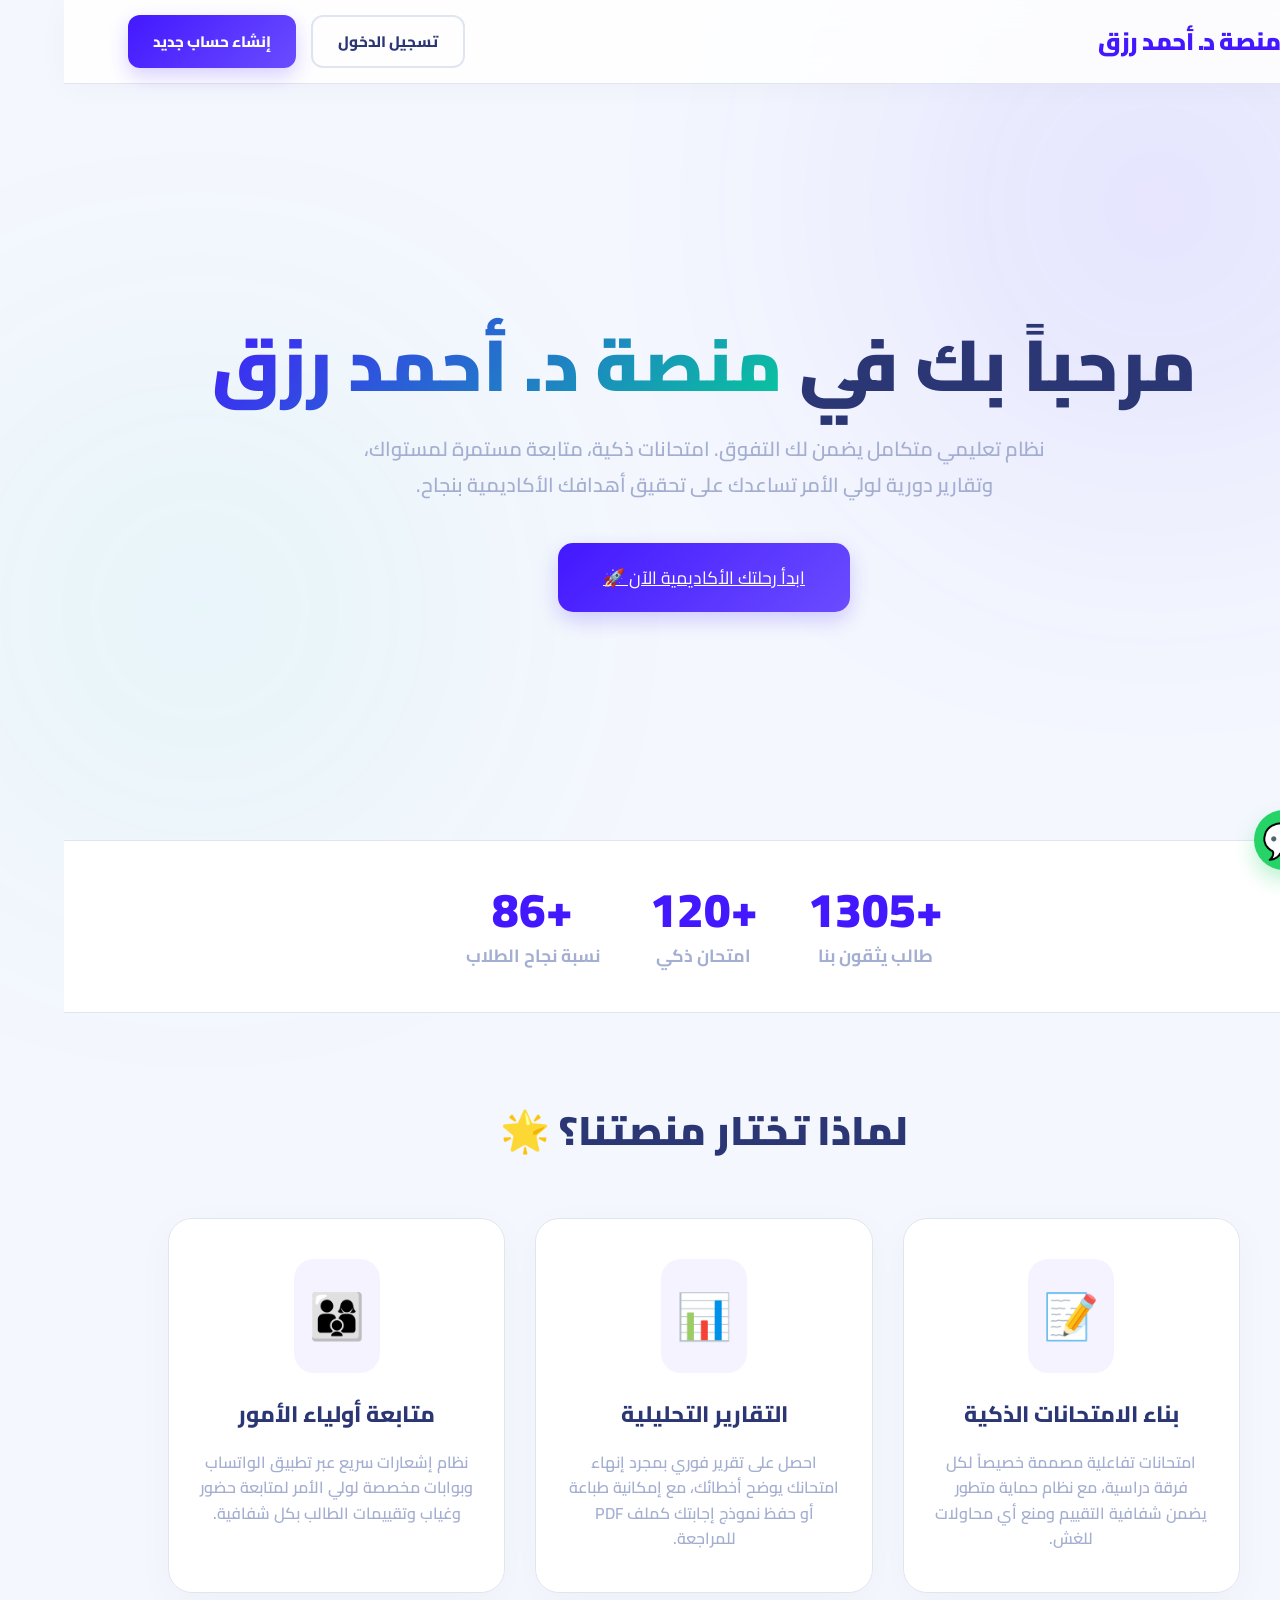
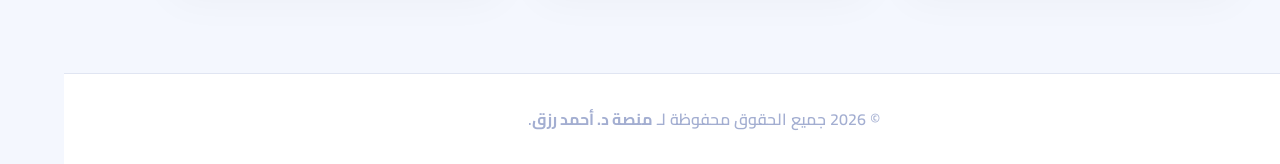
<file: index.html>
<!DOCTYPE html>
<html lang="ar" dir="rtl">
<head>
    <meta charset="UTF-8">
    <meta name="viewport" content="width=device-width, initial-scale=1.0, maximum-scale=1.0, user-scalable=no">
    <title id="pageTitle">الرئيسية - المنصة التعليمية</title>
    
    <!-- إعدادات تطبيق الويب (PWA) للمجلد الرئيسي (بدون ../) -->
    <link rel="manifest" href="manifest.json">
    
    <!-- لدعم أندرويد -->
    <meta name="mobile-web-app-capable" content="yes">
    <meta name="theme-color" content="#4318FF">

    <!-- لدعم آيفون (iOS) -->
    <meta name="apple-mobile-web-app-capable" content="yes">
    <meta name="apple-mobile-web-app-status-bar-style" content="black-translucent">
    <meta name="apple-mobile-web-app-title" content="المنصة التعليمية">
    <link rel="apple-touch-icon" href="images/logo.png">

    <!-- خطوط جوجل (Cairo) -->
    <link href="https://fonts.googleapis.com/css2?family=Cairo:wght@400;600;800;900&display=swap" rel="stylesheet">>
    
    <!-- سكريبت تطبيق الإعدادات المحفوظة فوراً (لمنع وميض الألوان) -->
    <script>
        const savedMode = localStorage.getItem('themeMode');
        const savedColor = localStorage.getItem('primaryColor') || "#4318FF";
        const savedName = localStorage.getItem('platformName') || "منصة د. أحمد رزق";
        
        if (savedMode === 'dark') document.documentElement.classList.add('dark-mode');
        document.documentElement.style.setProperty('--primary', savedColor);
    </script>

    <style>
        /* =========================================
           المتغيرات اللونية الموحدة للمنصة
           ========================================= */
        :root {
            --primary: #4318FF;
            --primary-hover: #3210cc;
            --success: #05CD99;
            --bg-light: #f4f7fe;
            --text-dark: #2b3674;
            --text-muted: #a3aed1;
            --card-bg: #ffffff;
            --nav-bg: rgba(255, 255, 255, 0.85);
            --border-color: #e0e5f2;
        }

        html.dark-mode {
            --bg-light: #0b1437;
            --text-dark: #ffffff;
            --text-muted: #8f9bba;
            --card-bg: #111c44;
            --nav-bg: rgba(11, 20, 55, 0.85);
            --border-color: #1a2552;
        }

        * { margin: 0; padding: 0; box-sizing: border-box; font-family: 'Cairo', sans-serif; }
        
        body { 
            background-color: var(--bg-light); 
            color: var(--text-dark); 
            transition: background-color 0.4s ease, color 0.4s ease; 
            overflow-x: hidden;
        }

        /* تأثيرات الخلفية العائمة */
        .bg-glow {
            position: absolute; width: 50vw; height: 50vw; max-width: 500px; max-height: 500px;
            background: var(--primary); filter: blur(150px); opacity: 0.12; border-radius: 50%;
            z-index: -1; top: -5%; right: -5%; animation: float 8s infinite ease-in-out alternate; pointer-events: none;
        }
        .bg-glow-2 {
            position: absolute; width: 40vw; height: 40vw; max-width: 400px; max-height: 400px;
            background: var(--success); filter: blur(150px); opacity: 0.1; border-radius: 50%;
            z-index: -1; bottom: 10%; left: -5%; animation: float 10s infinite ease-in-out alternate-reverse; pointer-events: none;
        }

        @keyframes float {
            0% { transform: translateY(0px) scale(1); }
            100% { transform: translateY(40px) scale(1.1); }
        }

        /* شريط التنقل (Navbar) */
        nav {
            display: flex; justify-content: space-between; align-items: center;
            padding: 15px 5%; background: var(--nav-bg); 
            backdrop-filter: blur(15px); -webkit-backdrop-filter: blur(15px);
            position: fixed; width: 100%; top: 0; z-index: 1000; 
            box-shadow: 0 4px 30px rgba(0, 0, 0, 0.03); border-bottom: 1px solid var(--border-color);
        }
        
        .logo { font-size: 1.5rem; font-weight: 900; color: var(--primary); letter-spacing: -0.5px; }
        
        .nav-buttons { display: flex; gap: 15px; }
        .nav-buttons a {
            text-decoration: none; padding: 10px 25px; border-radius: 12px; 
            font-weight: 800; transition: all 0.3s cubic-bezier(0.4, 0, 0.2, 1);
            font-size: 0.95rem; display: inline-flex; align-items: center; justify-content: center;
        }
        
        .btn-login { color: var(--text-dark); background: transparent; border: 2px solid var(--border-color); }
        .btn-login:hover { border-color: var(--primary); color: var(--primary); transform: translateY(-2px); }
        
        .btn-register { background: linear-gradient(135deg, var(--primary) 0%, #6b4cff 100%); color: white; box-shadow: 0 8px 20px rgba(67, 24, 255, 0.2); border: none; }
        .btn-register:hover { transform: translateY(-3px); box-shadow: 0 12px 25px rgba(67, 24, 255, 0.3); color: white;}

        /* قسم الهيرو (Hero Section) */
        .hero {
            min-height: 90vh; display: flex; flex-direction: column; justify-content: center; align-items: center;
            text-align: center; padding: 120px 20px 60px; position: relative;
        }
        .hero h1 { 
            font-size: clamp(2.5rem, 6vw, 4.5rem); margin-bottom: 20px; font-weight: 900; line-height: 1.3;
            animation: fadeUp 0.8s ease-out forwards;
        }
        .hero h1 span { 
            color: var(--primary); background: linear-gradient(135deg, var(--primary), var(--success));
            -webkit-background-clip: text; -webkit-text-fill-color: transparent;
        }
        .hero p { 
            font-size: clamp(1rem, 2vw, 1.25rem); max-width: 700px; margin-bottom: 40px; 
            color: var(--text-muted); font-weight: 600; line-height: 1.8;
            animation: fadeUp 1s ease-out forwards; opacity: 0;
        }
        .hero .btn-register {
            padding: 18px 45px; font-size: 1.1rem; border-radius: 15px;
            animation: fadeUp 1.2s ease-out forwards; opacity: 0;
        }

        /* شريط الإحصائيات الحية (Live Stats) */
        .stats-banner {
            display: flex; justify-content: center; gap: 50px; flex-wrap: wrap;
            padding: 40px 20px; background: var(--card-bg); border-top: 1px solid var(--border-color);
            border-bottom: 1px solid var(--border-color); margin-bottom: 80px; position: relative; z-index: 10;
        }
        .stat-item { text-align: center; }
        .stat-number { font-size: 3rem; font-weight: 900; color: var(--primary); display: block; line-height: 1.2;}
        .stat-label { font-size: 1.1rem; color: var(--text-muted); font-weight: 700; }

        /* المميزات (Features) */
        .section-title { text-align: center; font-size: 2.5rem; font-weight: 900; margin-bottom: 50px; color: var(--text-dark); }
        .features { 
            display: grid; grid-template-columns: repeat(auto-fit, minmax(300px, 1fr)); 
            gap: 30px; padding: 0 5% 80px; max-width: 1200px; margin: 0 auto;
        }
        .feature-card {
            background: var(--card-bg); padding: 40px 30px; border-radius: 24px; text-align: center;
            box-shadow: 0 10px 40px rgba(0,0,0,0.03); border: 1px solid var(--border-color);
            transition: all 0.4s cubic-bezier(0.4, 0, 0.2, 1); position: relative; overflow: hidden;
        }
        .feature-card::before {
            content: ''; position: absolute; top: 0; left: 0; width: 100%; height: 4px;
            background: linear-gradient(90deg, var(--primary), var(--success)); opacity: 0; transition: 0.4s;
        }
        .feature-card:hover { transform: translateY(-10px); box-shadow: 0 20px 40px rgba(67, 24, 255, 0.08); border-color: var(--primary); }
        .feature-card:hover::before { opacity: 1; }
        
        .feature-icon { 
            font-size: 2.8rem; margin-bottom: 20px; display: inline-block; padding: 15px; 
            background: rgba(67, 24, 255, 0.05); border-radius: 20px;
        }
        .feature-card h3 { font-size: 1.4rem; font-weight: 800; margin-bottom: 15px; color: var(--text-dark); }
        .feature-card p { color: var(--text-muted); font-size: 1rem; line-height: 1.6; font-weight: 600; }

        /* زر الواتساب العائم */
        .whatsapp-float {
            position: fixed; bottom: 30px; right: 30px; width: 60px; height: 60px;
            background-color: #25d366; color: #FFF; border-radius: 50px; text-align: center;
            font-size: 35px; box-shadow: 0 10px 20px rgba(37, 211, 102, 0.3); z-index: 1000;
            display: flex; align-items: center; justify-content: center; text-decoration: none;
            transition: all 0.3s ease;
        }
        .whatsapp-float:hover { transform: scale(1.1); box-shadow: 0 15px 25px rgba(37, 211, 102, 0.4); }

        /* التذييل */
        footer {
            background: var(--card-bg); border-top: 1px solid var(--border-color);
            text-align: center; padding: 30px 20px; color: var(--text-muted); font-weight: 600;
        }

        @keyframes fadeUp {
            from { opacity: 0; transform: translateY(30px); }
            to { opacity: 1; transform: translateY(0); }
        }

        /* استجابة الموبايل */
        @media (max-width: 768px) {
            nav { flex-direction: column; padding: 15px 20px; gap: 15px; background: var(--card-bg); }
            .nav-buttons { width: 100%; display: grid; grid-template-columns: 1fr 1fr; gap: 10px; }
            .nav-buttons a { padding: 12px 10px; font-size: 0.9rem; margin: 0; width: 100%; }
            .hero { padding-top: 150px; min-height: 80vh; } 
            .stats-banner { gap: 30px; padding: 30px 15px; }
            .stat-number { font-size: 2.5rem; }
            .section-title { font-size: 2rem; margin-bottom: 30px; }
            .features { gap: 20px; padding-bottom: 60px; }
            .whatsapp-float { bottom: 20px; right: 20px; width: 55px; height: 55px; font-size: 30px; }
        }
    </style>
</head>
<body>

    <!-- مؤثرات الخلفية -->
    <div class="bg-glow"></div>
    <div class="bg-glow-2"></div>

    <!-- شريط التنقل -->
    <!-- شريط التنقل -->
    <nav>
        <div class="logo" id="displayPlatformName">المنصة التعليمية</div>
        <div class="nav-buttons">
            <!-- زر تثبيت التطبيق الجديد -->
            <button id="installAppBtn" style="display: none; background: var(--primary); color: white; border: none; padding: 10px 20px; border-radius: 12px; font-family: 'Cairo', sans-serif; font-weight: 800; cursor: pointer; align-items: center; gap: 8px; font-size: 0.95rem;">
                📥 تثبيت التطبيق
            </button>
            <a href="auth/login.html" class="btn-login">تسجيل الدخول</a>
            <a href="register.html" class="btn-register">إنشاء حساب جديد</a>
        </div>
    </nav>

    <!-- واجهة الترحيب -->
    <div class="hero">
        <h1 id="heroTitle">مرحباً بك في <span>المنصة التعليمية</span></h1>
        <p>نظام تعليمي متكامل يضمن لك التفوق. امتحانات ذكية، متابعة مستمرة لمستواك، وتقارير دورية لولي الأمر تساعدك على تحقيق أهدافك الأكاديمية بنجاح.</p>
        <a href="register.html" class="nav-buttons btn-register" style="display: inline-block;">ابدأ رحلتك الأكاديمية الآن 🚀</a>
    </div>

    <!-- شريط الإحصائيات (Social Proof) -->
    <div class="stats-banner">
        <div class="stat-item">
            <span class="stat-number" data-target="1500">+0</span>
            <span class="stat-label">طالب يثقون بنا</span>
        </div>
        <div class="stat-item">
            <span class="stat-number" data-target="120">+0</span>
            <span class="stat-label">امتحان ذكي</span>
        </div>
        <div class="stat-item">
            <span class="stat-number" data-target="98">%0</span>
            <span class="stat-label">نسبة نجاح الطلاب</span>
        </div>
    </div>

    <!-- قسم المميزات -->
    <h2 class="section-title">لماذا تختار منصتنا؟ 🌟</h2>
    <div class="features">
        <div class="feature-card">
            <div class="feature-icon">📝</div>
            <h3>بناء الامتحانات الذكية</h3>
            <p>امتحانات تفاعلية مصممة خصيصاً لكل فرقة دراسية، مع نظام حماية متطور يضمن شفافية التقييم ومنع أي محاولات للغش.</p>
        </div>
        <div class="feature-card">
            <div class="feature-icon">📊</div>
            <h3>التقارير التحليلية</h3>
            <p>احصل على تقرير فوري بمجرد إنهاء امتحانك يوضح أخطائك، مع إمكانية طباعة أو حفظ نموذج إجابتك كملف PDF للمراجعة.</p>
        </div>
        <div class="feature-card">
            <div class="feature-icon">👨‍👩‍👦</div>
            <h3>متابعة أولياء الأمور</h3>
            <p>نظام إشعارات سريع عبر تطبيق الواتساب وبوابات مخصصة لولي الأمر لمتابعة حضور وغياب وتقييمات الطالب بكل شفافية.</p>
        </div>
    </div>

    <!-- زر الواتساب العائم للدعم الفني -->
    <!-- استبدل الرقم برقم الدعم الفني الحقيقي مع كود الدولة -->
    <a href="https://wa.me/201038337898" target="_blank" class="whatsapp-float" title="تواصل مع الدعم الفني">
        💬
    </a>

    <!-- التذييل -->
    <footer>
        <p>© <span id="currentYear"></span> جميع الحقوق محفوظة لـ <strong id="footerName">المنصة التعليمية</strong>.</p>
    </footer>

    <!-- سكريبت تحديث البيانات الديناميكية وتفعيل التأثيرات -->
    <script>
        document.addEventListener("DOMContentLoaded", () => {
            // تطبيق الاسم
            document.getElementById('displayPlatformName').innerText = savedName;
            document.getElementById('footerName').innerText = savedName;
            document.getElementById('heroTitle').innerHTML = `مرحباً بك في <span>${savedName}</span>`;
            document.getElementById('pageTitle').innerText = `الرئيسية - ${savedName}`;
            
            // سنة الحقوق
            document.getElementById('currentYear').innerText = new Date().getFullYear();

            // أنيميشن الأرقام عند النزول (Count Up Animation)
            const counters = document.querySelectorAll('.stat-number');
            const speed = 100; // سرعة العداد

            const animateCounters = () => {
                counters.forEach(counter => {
                    const updateCount = () => {
                        const target = +counter.getAttribute('data-target');
                        const count = +counter.innerText.replace(/\D/g, ''); // إزالة الرموز
                        const inc = target / speed;

                        if (count < target) {
                            counter.innerText = (count === target ? '' : '+') + Math.ceil(count + inc);
                            setTimeout(updateCount, 20);
                        } else {
                            counter.innerText = (counter.innerText.includes('%') ? '%' : '+') + target;
                        }
                    };
                    updateCount();
                });
            };

            // تشغيل الأنيميشن فقط عندما يصل المستخدم لقسم الإحصائيات
            const observer = new IntersectionObserver((entries) => {
                if(entries[0].isIntersecting) {
                    animateCounters();
                    observer.disconnect();
                }
            });
            observer.observe(document.querySelector('.stats-banner'));
        });
    </script>
    <script>
  if ('serviceWorker' in navigator) {
    window.addEventListener('load', () => {
      navigator.serviceWorker.register('sw.js').then((reg) => {
        console.log('Service worker registered.', reg);
      });
    });
  }
</script>
<!-- سكريبت تفعيل زر تثبيت التطبيق (PWA Install) -->
    <script>
        let deferredPrompt;
        const installBtn = document.getElementById('installAppBtn');

        window.addEventListener('beforeinstallprompt', (e) => {
            // منع المتصفح من إظهار النافذة التلقائية عشان نتحكم فيها بالزرار
            e.preventDefault();
            deferredPrompt = e;
            
            // إظهار الزرار للمستخدم
            if (installBtn) {
                installBtn.style.display = 'inline-flex';
            }
        });

        if (installBtn) {
            installBtn.addEventListener('click', async () => {
                if (!deferredPrompt) return;
                
                // إظهار رسالة التثبيت الرسمية للموبايل
                deferredPrompt.prompt();
                
                // معرفة اختيار المستخدم (وافق ولا رفض)
                const { outcome } = await deferredPrompt.userChoice;
                if (outcome === 'accepted') {
                    console.log('المستخدم وافق على تثبيت التطبيق');
                }
                
                // إعادة تعيين المتغير وإخفاء الزرار
                deferredPrompt = null;
                installBtn.style.display = 'none';
            });
        }
    </script>
</body>
</html>
</file>
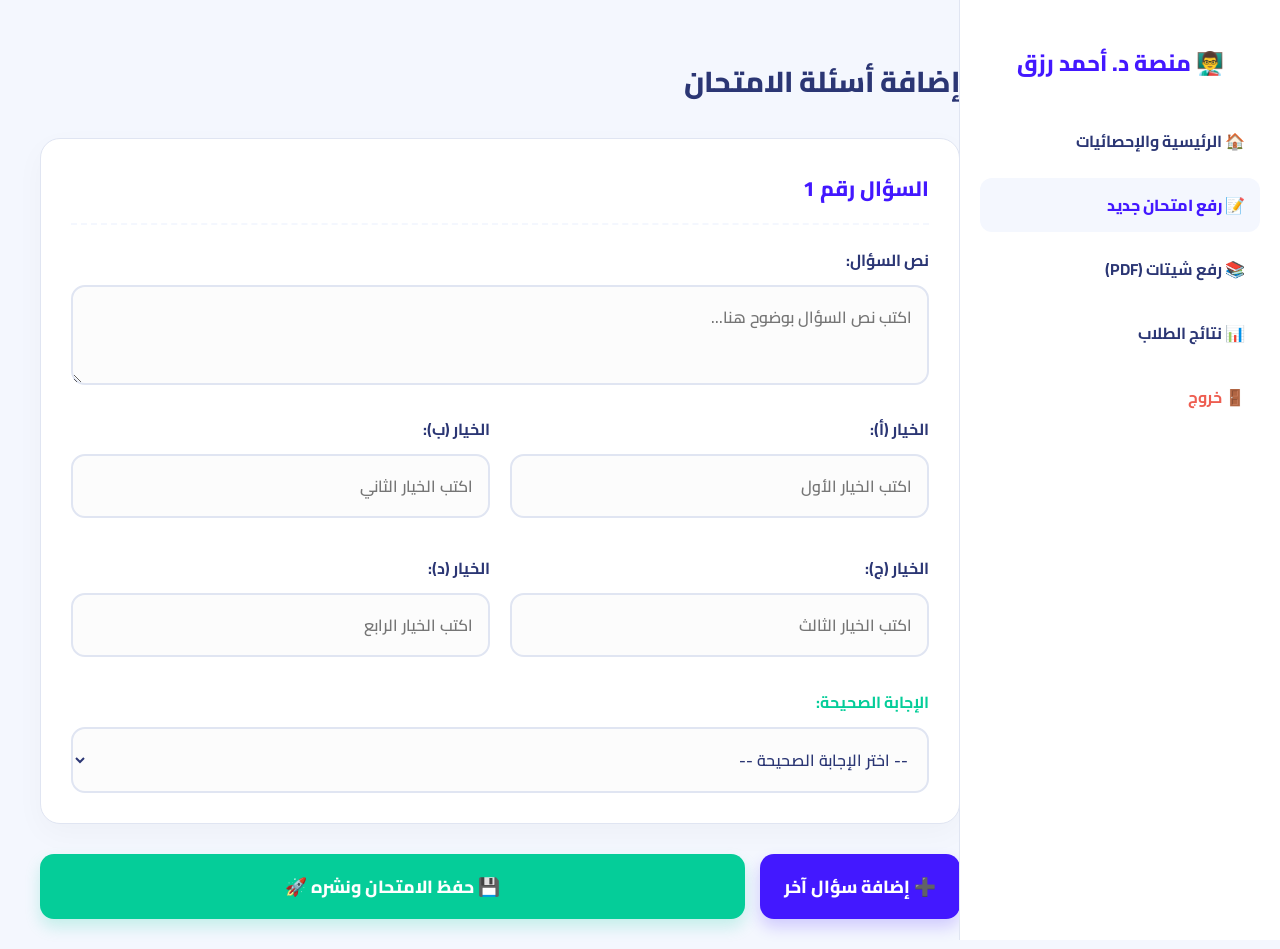
<file: dashboard/add_questions.html>
<!DOCTYPE html>
<html lang="ar" dir="rtl">
<head>
    <meta charset="UTF-8">
    <meta name="viewport" content="width=device-width, initial-scale=1.0, maximum-scale=1.0, user-scalable=no">
    <title>إضافة الأسئلة - Nova Academy</title>
    
    <!-- إعدادات تطبيق الويب (PWA) مع المسارات الصحيحة للرجوع للخلف -->
    <link rel="manifest" href="../manifest.json">
    
    <!-- لدعم أندرويد -->
    <meta name="mobile-web-app-capable" content="yes">
    <meta name="theme-color" content="#4318FF">

    <!-- لدعم آيفون (iOS) -->
    <meta name="apple-mobile-web-app-capable" content="yes">
    <meta name="apple-mobile-web-app-status-bar-style" content="black-translucent">
    <meta name="apple-mobile-web-app-title" content="Nova Academy">
    <link rel="apple-touch-icon" href="../images/logo.png">

    <!-- خطوط جوجل -->
    <link href="https://fonts.googleapis.com/css2?family=Cairo:wght@400;600;700;800&display=swap" rel="stylesheet">
    <style>
        :root {
            --card-bg: #ffffff;
            --bg-light: #f4f7fe;
            --border-color: #e0e5f2;
            --primary: #4318FF;
            --primary-hover: #3311cc;
            --secondary: #a3aed1;
            --success: #05CD99;
            --danger: #EE5D50;
            --dark-text: #2b3674;
            --info: #00b5ff;
            --sidebar-width: 280px;
        }

        body { 
            font-family: 'Cairo', sans-serif; 
            background-color: var(--bg-light); 
            color: var(--dark-text);
            margin: 0;
            padding: 0;
            box-sizing: border-box;
        }

        /* هيكل لوحة التحكم المتجاوب */
        .dashboard-layout { display: flex; min-height: 100vh; }

        .sidebar {
            width: var(--sidebar-width); background: var(--card-bg);
            border-left: 1px solid var(--border-color); padding: 20px;
            position: fixed; height: 100vh; overflow-y: auto; transition: all 0.3s ease;
            z-index: 100;
        }

        .sidebar h3 { color: var(--primary); font-weight: 800; margin-bottom: 30px; text-align: center; font-size: 1.4rem;}
        .sidebar ul { list-style: none; padding: 0; margin: 0; }
        .sidebar ul li { margin-bottom: 10px; }
        .sidebar ul li a {
            display: block; padding: 12px 15px; text-decoration: none;
            color: var(--dark-text); font-weight: 700; border-radius: 12px; transition: 0.3s;
        }
        .sidebar ul li a:hover, .sidebar ul li a.active { background: var(--bg-light); color: var(--primary); font-weight: 800; }

        .main-content {
            flex: 1; margin-right: var(--sidebar-width); padding: 30px 40px;
        }

        h2 { font-size: 1.8rem; font-weight: 800; margin-bottom: 30px; color: var(--dark-text); }

        /* كارت السؤال */
        .question-block {
            background: var(--card-bg); padding: 30px; border-radius: 20px;
            box-shadow: 0 10px 30px rgba(0,0,0,0.03); margin-bottom: 30px;
            border: 1px solid var(--border-color); animation: fadeUp 0.4s ease-out;
            position: relative;
        }

        @keyframes fadeUp {
            from { opacity: 0; transform: translateY(15px); }
            to { opacity: 1; transform: translateY(0); }
        }

        .question-title { 
            color: var(--primary); font-weight: 800; font-size: 1.3rem; 
            margin-top: 0; margin-bottom: 20px; padding-bottom: 15px;
            border-bottom: 2px dashed var(--bg-light); display: flex; justify-content: space-between; align-items: center;
        }

        .form-group { margin-bottom: 20px; }
        .form-group label { display: block; margin-bottom: 10px; font-weight: 700; font-size: 1rem; }
        
        .question-text, .form-group input, .form-group select { 
            width: 100%; padding: 15px; border: 2px solid var(--border-color); 
            border-radius: 14px; font-family: 'Cairo'; font-size: 1rem; 
            background: #fcfcfc; transition: 0.3s; box-sizing: border-box;
            color: var(--dark-text); font-weight: 600; outline: none;
        }
        
        .question-text { resize: vertical; min-height: 100px; }
        .question-text:focus, .form-group input:focus, .form-group select:focus { 
            border-color: var(--primary); background: var(--card-bg); box-shadow: 0 0 0 4px rgba(67, 24, 255, 0.05);
        }

        /* شبكة الخيارات */
        .options-grid { display: grid; grid-template-columns: 1fr 1fr; gap: 15px 20px; margin-bottom: 10px;}

        /* أزرار التحكم */
        .action-buttons { display: flex; gap: 15px; margin-top: 20px; flex-wrap: wrap; }
        button {
            padding: 16px 24px; border: none; border-radius: 14px; font-weight: 800;
            font-family: 'Cairo'; font-size: 1.1rem; cursor: pointer; transition: 0.3s;
            display: flex; align-items: center; justify-content: center; gap: 8px;
        }
        
        .info-btn { background: var(--primary); color: white; box-shadow: 0 8px 16px rgba(67, 24, 255, 0.2); }
        .info-btn:hover { background: var(--primary-hover); transform: translateY(-2px); }
        
        .upload-btn { background: var(--success); color: white; box-shadow: 0 8px 16px rgba(5, 205, 153, 0.2); flex: 1; }
        .upload-btn:hover { background: #04b082; transform: translateY(-2px); }

        .delete-btn { 
            background: rgba(238, 93, 80, 0.1); color: var(--danger); font-size: 0.95rem; 
            padding: 10px 15px; border-radius: 10px; width: fit-content; margin-top: 15px;
        }
        .delete-btn:hover { background: var(--danger); color: white; }

        /* التجاوب مع شاشات الموبايل */
        @media (max-width: 992px) {
            .dashboard-layout { flex-direction: column; }
            .sidebar { 
                width: 100%; height: auto; position: relative; border-left: none; 
                border-bottom: 1px solid var(--border-color); padding: 15px; 
            }
            .sidebar ul { display: flex; overflow-x: auto; white-space: nowrap; gap: 10px; padding-bottom: 10px; }
            .sidebar ul li { margin-bottom: 0; }
            .main-content { margin-right: 0; padding: 20px; }
        }

        @media (max-width: 768px) {
            .options-grid { grid-template-columns: 1fr; gap: 0; }
            .action-buttons { flex-direction: column; }
            button { width: 100%; }
            .question-block { padding: 20px; }
        }
    </style>
</head>
<body>

    <div class="dashboard-layout">
        <!-- القائمة الجانبية -->
        <aside class="sidebar">
            <h3>👨‍🏫 منصة د. أحمد رزق</h3>
            <ul>
                <li><a href="index.html">🏠 الرئيسية والإحصائيات</a></li>
                <li><a href="add_exam.html" class="active">📝 رفع امتحان جديد</a></li>
                <li><a href="#">📚 رفع شيتات (PDF)</a></li>
                <li><a href="#">📊 نتائج الطلاب</a></li>
                <li><a href="../index.html" style="color: var(--danger);">🚪 خروج</a></li>
            </ul>
        </aside>

        <!-- المحتوى الرئيسي -->
        <main class="main-content">
            <h2>إضافة أسئلة الامتحان</h2>
            
            <div id="questionsContainer">
                <!-- بلوك السؤال الأول -->
                <div class="question-block" id="question-1">
                    <h3 class="question-title">
                        <span>السؤال رقم 1</span>
                    </h3>
                    
                    <div class="form-group">
                        <label>نص السؤال:</label>
                        <textarea class="question-text" placeholder="اكتب نص السؤال بوضوح هنا..." required></textarea>
                    </div>

                    <div class="options-grid">
                        <div class="form-group">
                            <label>الخيار (أ):</label>
                            <input type="text" placeholder="اكتب الخيار الأول" required>
                        </div>
                        <div class="form-group">
                            <label>الخيار (ب):</label>
                            <input type="text" placeholder="اكتب الخيار الثاني" required>
                        </div>
                        <div class="form-group">
                            <label>الخيار (ج):</label>
                            <input type="text" placeholder="اكتب الخيار الثالث" required>
                        </div>
                        <div class="form-group">
                            <label>الخيار (د):</label>
                            <input type="text" placeholder="اكتب الخيار الرابع" required>
                        </div>
                    </div>

                    <div class="form-group" style="margin-bottom: 0;">
                        <label style="color: var(--success);">الإجابة الصحيحة:</label>
                        <select required>
                            <option value="" disabled selected>-- اختر الإجابة الصحيحة --</option>
                            <option value="a">الخيار (أ)</option>
                            <option value="b">الخيار (ب)</option>
                            <option value="c">الخيار (ج)</option>
                            <option value="d">الخيار (د)</option>
                        </select>
                    </div>
                </div>
            </div>

            <!-- أزرار التحكم -->
            <div class="action-buttons">
                <button type="button" class="info-btn" onclick="addNewQuestion()">➕ إضافة سؤال آخر</button>
                <button type="button" class="upload-btn" onclick="saveExam()">💾 حفظ الامتحان ونشره 🚀</button>
            </div>
        </main>
    </div>

    <script>
        let questionCount = 1;

        function addNewQuestion() {
            questionCount++;
            const container = document.getElementById('questionsContainer');
            
            const newQuestion = document.createElement('div');
            newQuestion.className = 'question-block';
            newQuestion.id = `question-${questionCount}`;
            
            newQuestion.innerHTML = `
                <h3 class="question-title">
                    <span>السؤال رقم ${questionCount}</span>
                    <button type="button" class="delete-btn" onclick="removeQuestion(${questionCount})">🗑️ حذف</button>
                </h3>
                
                <div class="form-group">
                    <label>نص السؤال:</label>
                    <textarea class="question-text" placeholder="اكتب نص السؤال بوضوح هنا..." required></textarea>
                </div>

                <div class="options-grid">
                    <div class="form-group">
                        <label>الخيار (أ):</label>
                        <input type="text" placeholder="اكتب الخيار الأول" required>
                    </div>
                    <div class="form-group">
                        <label>الخيار (ب):</label>
                        <input type="text" placeholder="اكتب الخيار الثاني" required>
                    </div>
                    <div class="form-group">
                        <label>الخيار (ج):</label>
                        <input type="text" placeholder="اكتب الخيار الثالث" required>
                    </div>
                    <div class="form-group">
                        <label>الخيار (د):</label>
                        <input type="text" placeholder="اكتب الخيار الرابع" required>
                    </div>
                </div>

                <div class="form-group" style="margin-bottom: 0;">
                    <label style="color: var(--success);">الإجابة الصحيحة:</label>
                    <select required>
                        <option value="" disabled selected>-- اختر الإجابة الصحيحة --</option>
                        <option value="a">الخيار (أ)</option>
                        <option value="b">الخيار (ب)</option>
                        <option value="c">الخيار (ج)</option>
                        <option value="d">الخيار (د)</option>
                    </select>
                </div>
            `;
            
            container.appendChild(newQuestion);
            // التمرير التلقائي للسؤال الجديد
            newQuestion.scrollIntoView({ behavior: 'smooth', block: 'center' });
        }

        function removeQuestion(id) {
            const questionBlock = document.getElementById(`question-${id}`);
            if (questionBlock) {
                // تأثير حركي قبل الحذف
                questionBlock.style.opacity = '0';
                questionBlock.style.transform = 'scale(0.95)';
                setTimeout(() => {
                    questionBlock.remove();
                    updateQuestionNumbers();
                }, 300);
            }
        }

        // تحديث أرقام الأسئلة برمجياً بعد الحذف
        function updateQuestionNumbers() {
            const blocks = document.querySelectorAll('.question-block');
            blocks.forEach((block, index) => {
                const titleSpan = block.querySelector('.question-title span');
                titleSpan.innerText = `السؤال رقم ${index + 1}`;
            });
        }

        function saveExam() {
            const questionsList = [];
            const questionBlocks = document.querySelectorAll('.question-block');
            let isValid = true;

            questionBlocks.forEach((block, index) => {
                const qText = block.querySelector('.question-text').value.trim();
                const optionsInputs = block.querySelectorAll('.options-grid input');
                const correctAns = block.querySelector('select').value;

                // التحقق من أن جميع الحقول ممتلئة
                let optionsValid = true;
                optionsInputs.forEach(input => { if(input.value.trim() === '') optionsValid = false; });

                if (qText === "" || correctAns === "" || !optionsValid) {
                    isValid = false;
                } else {
                    questionsList.push({
                        id: index + 1,
                        text: qText,
                        options: {
                            a: optionsInputs[0].value.trim(),
                            b: optionsInputs[1].value.trim(),
                            c: optionsInputs[2].value.trim(),
                            d: optionsInputs[3].value.trim()
                        },
                        correct: correctAns
                    });
                }
            });

            if (!isValid) {
                alert("⚠️ يرجى التأكد من ملء جميع نصوص الأسئلة، الخيارات، وتحديد الإجابات الصحيحة لكل سؤال.");
                return;
            }

            if (questionsList.length === 0) {
                alert("⚠️ يرجى كتابة سؤال واحد على الأقل.");
                return;
            }

            // حفظ الأسئلة في الـ LocalStorage
            localStorage.setItem('savedExam', JSON.stringify(questionsList));
            
            alert("✅ تم حفظ الامتحان بنجاح! الأسئلة أصبحت متاحة للطلاب الآن.");
            window.location.href = "index.html"; 
        }
    </script>
</body>
</html>
</file>
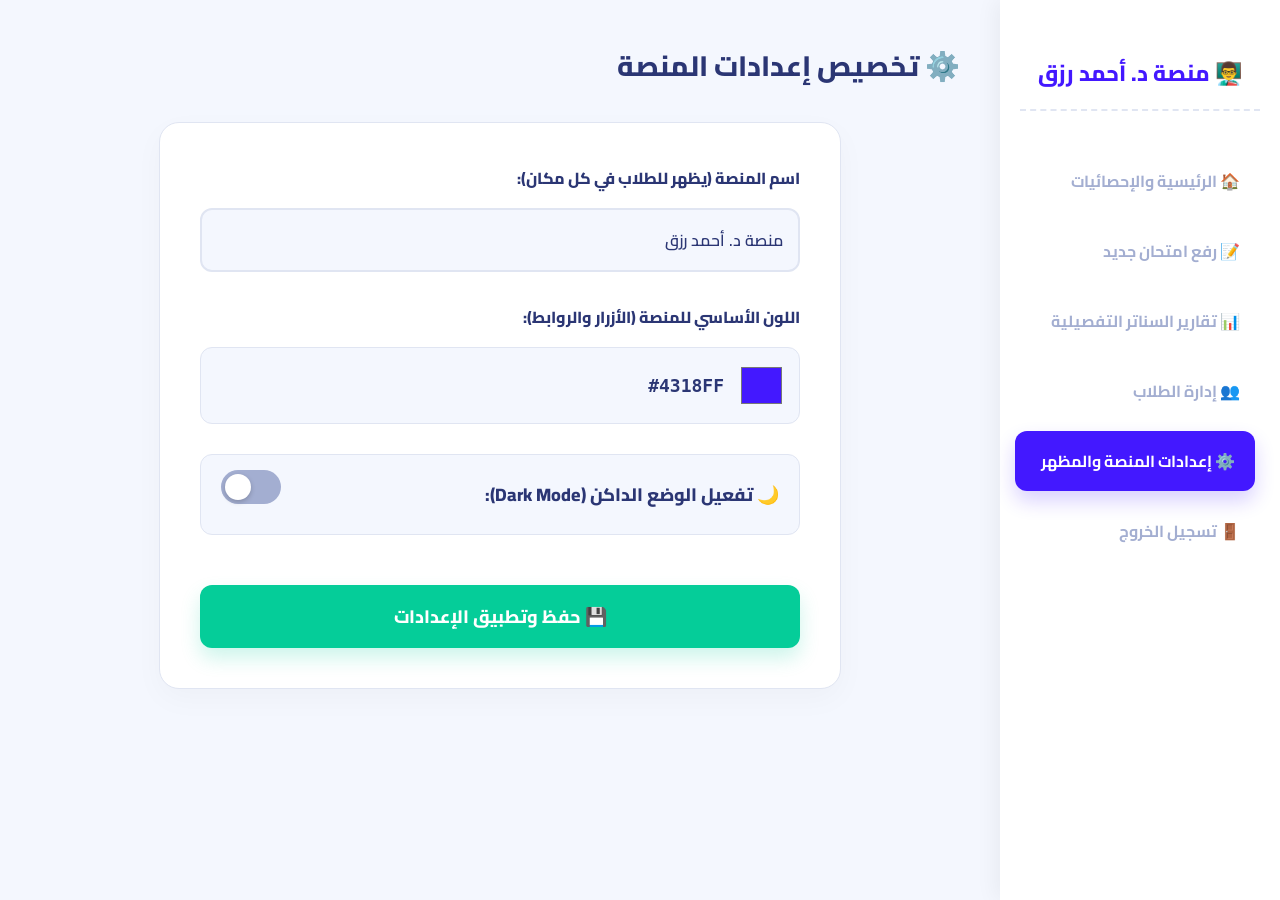
<file: dashboard/settings.html>
<!DOCTYPE html>
<html lang="ar" dir="rtl">
<head>
    <meta charset="UTF-8">
    <meta name="viewport" content="width=device-width, initial-scale=1.0">
    <title>إعدادات المنصة والمظهر - د. أحمد رزق</title>
    
    <!-- إعدادات تطبيق الويب (PWA) مع المسارات الصحيحة للرجوع للخلف -->
    <link rel="manifest" href="../manifest.json">
    
    <!-- لدعم أندرويد -->
    <meta name="mobile-web-app-capable" content="yes">
    <meta name="theme-color" content="#4318FF">

    <!-- لدعم آيفون (iOS) -->
    <meta name="apple-mobile-web-app-capable" content="yes">
    <meta name="apple-mobile-web-app-status-bar-style" content="black-translucent">
    <meta name="apple-mobile-web-app-title" content="المنصة التعليمية">
    <link rel="apple-touch-icon" href="../images/logo.png">

    <!-- استدعاء الخطوط وتنسيقات لوحة التحكم الأساسية -->
    <link href="https://fonts.googleapis.com/css2?family=Cairo:wght@400;600;800&display=swap" rel="stylesheet">
    <link rel="stylesheet" href="../assets/css/dashboard.css">
    
    <style>
        .settings-card { 
            background: var(--card-bg); 
            padding: 40px; 
            border-radius: 20px; 
            box-shadow: 0 10px 30px rgba(0,0,0,0.03); 
            max-width: 600px; 
            margin: 0 auto; 
            border: 1px solid var(--border-color);
        }
        
        .setting-group { margin-bottom: 30px; }
        
        .setting-group label { 
            display: block; 
            font-weight: 800; 
            margin-bottom: 15px; 
            color: var(--dark-text); 
            font-size: 16px;
        }
        
        .setting-input { 
            width: 100%; 
            padding: 15px; 
            border: 2px solid var(--border-color); 
            border-radius: 12px; 
            font-size: 16px; 
            font-family: 'Cairo', sans-serif;
            font-weight: 600;
            background: var(--bg-light);
            color: var(--dark-text);
            outline: none;
            transition: 0.3s;
            box-sizing: border-box;
        }
        .setting-input:focus {
            border-color: var(--primary);
            background: var(--card-bg);
            box-shadow: 0 0 0 4px rgba(67, 24, 255, 0.1);
        }
        
        /* شكل اختيار اللون */
        .color-picker-container { 
            display: flex; 
            align-items: center; 
            gap: 15px; 
            background: var(--bg-light);
            padding: 15px;
            border-radius: 12px;
            border: 1px solid var(--border-color);
        }
        input[type="color"] { 
            border: none; 
            width: 45px; 
            height: 45px; 
            border-radius: 8px; 
            cursor: pointer; 
            padding: 0; 
            background: none; 
        }
        
        /* زر التبديل (Toggle Switch) */
        .switch { position: relative; display: inline-block; width: 60px; height: 34px; }
        .switch input { opacity: 0; width: 0; height: 0; }
        .slider { position: absolute; cursor: pointer; top: 0; left: 0; right: 0; bottom: 0; background-color: var(--secondary); transition: .4s; border-radius: 34px; }
        .slider:before { position: absolute; content: ""; height: 26px; width: 26px; left: 4px; bottom: 4px; background-color: white; transition: .4s; border-radius: 50%; box-shadow: 0 2px 5px rgba(0,0,0,0.2); }
        input:checked + .slider { background-color: var(--primary); }
        input:checked + .slider:before { transform: translateX(26px); }

        .save-btn {
            background: var(--success);
            color: white;
            border: none;
            padding: 15px;
            border-radius: 12px;
            font-weight: 800;
            font-size: 18px;
            font-family: 'Cairo', sans-serif;
            width: 100%;
            cursor: pointer;
            transition: 0.3s;
            box-shadow: 0 10px 20px rgba(5, 205, 153, 0.2);
            margin-top: 20px;
        }
        .save-btn:hover {
            background: #04b082;
            transform: translateY(-3px);
            box-shadow: 0 15px 25px rgba(5, 205, 153, 0.3);
        }

        /* دعم الوضع الداكن للوحة التحكم الحالية برمجياً */
        body.dark-mode {
            --bg-light: #0b1437;
            --card-bg: #111c44;
            --dark-text: #ffffff;
            --border-color: #1a2552;
            --secondary: #8f9bba;
        }
    </style>
</head>
<body>

    <!-- القائمة الجانبية -->
    <div class="sidebar">
        <h3 id="sidebarTitle">👨‍🏫 منصة د. أحمد رزق</h3>
        <ul>
            <li><a href="index.html">🏠 الرئيسية والإحصائيات</a></li>
            <li><a href="add_exam.html">📝 رفع امتحان جديد</a></li>
            <li><a href="center_report.html">📊 تقارير السناتر التفصيلية</a></li>
            <li><a href="manage_students.html">👥 إدارة الطلاب</a></li>
            <li><a href="settings.html" class="active">⚙️ إعدادات المنصة والمظهر</a></li>
            <li><a href="../auth/login.html">🚪 تسجيل الخروج</a></li>
        </ul>
    </div>

    <!-- المحتوى الرئيسي -->
    <div class="main-content">
        <h2>⚙️ تخصيص إعدادات المنصة</h2>
        
        <div class="settings-card">
            
            <!-- تغيير اسم المنصة -->
            <div class="setting-group">
                <label>اسم المنصة (يظهر للطلاب في كل مكان):</label>
                <input type="text" class="setting-input" id="platformNameInput" placeholder="مثال: منصة د. أحمد رزق">
            </div>

            <!-- تغيير اللون الأساسي -->
            <div class="setting-group">
                <label>اللون الأساسي للمنصة (الأزرار والروابط):</label>
                <div class="color-picker-container">
                    <input type="color" id="primaryColorInput" value="#4318FF">
                    <span id="colorHexCode" style="font-family: monospace; font-size: 18px; font-weight: 800; color: var(--dark-text);">#4318FF</span>
                </div>
            </div>

            <!-- تفعيل الوضع الداكن -->
            <div class="setting-group" style="display: flex; align-items: center; justify-content: space-between; background: var(--bg-light); padding: 15px 20px; border-radius: 12px; border: 1px solid var(--border-color);">
                <label style="margin: 0; font-size: 18px;">🌙 تفعيل الوضع الداكن (Dark Mode):</label>
                <label class="switch">
                    <input type="checkbox" id="darkModeToggle">
                    <span class="slider"></span>
                </label>
            </div>

            <button class="save-btn" onclick="saveSettings()">💾 حفظ وتطبيق الإعدادات</button>
        </div>
    </div>

    <script>
        // 1. تحميل الإعدادات المحفوظة مسبقاً
        window.onload = function() {
            const savedName = localStorage.getItem('platformName') || "منصة د. أحمد رزق";
            const savedColor = localStorage.getItem('primaryColor') || "#4318FF";
            const savedMode = localStorage.getItem('themeMode');

            document.getElementById('platformNameInput').value = savedName;
            document.getElementById('sidebarTitle').innerText = `👨‍🏫 ${savedName}`;
            
            document.getElementById('primaryColorInput').value = savedColor;
            document.getElementById('colorHexCode').innerText = savedColor;
            document.documentElement.style.setProperty('--primary', savedColor); // تطبيق مبدئي
            
            if (savedMode === 'dark') {
                document.getElementById('darkModeToggle').checked = true;
                document.body.classList.add('dark-mode');
            }
        };

        // تحديث كود اللون واللون الفعلي للمنصة لحظياً أثناء الاختيار
        document.getElementById('primaryColorInput').addEventListener('input', function() {
            document.getElementById('colorHexCode').innerText = this.value;
            document.documentElement.style.setProperty('--primary', this.value);
        });

        // 2. دالة حفظ الإعدادات
        function saveSettings() {
            const newName = document.getElementById('platformNameInput').value.trim();
            const newColor = document.getElementById('primaryColorInput').value;
            const isDark = document.getElementById('darkModeToggle').checked;

            // حفظ في الذاكرة المحلية (تؤثر على صفحة الهوم بيج للطلاب)
            if (newName) localStorage.setItem('platformName', newName);
            localStorage.setItem('primaryColor', newColor);
            localStorage.setItem('themeMode', isDark ? 'dark' : 'light');

            // تطبيق التغييرات فوراً على هذه الصفحة
            document.getElementById('sidebarTitle').innerText = `👨‍🏫 ${newName}`;
            if (isDark) {
                document.body.classList.add('dark-mode');
            } else {
                document.body.classList.remove('dark-mode');
            }

            alert("✅ تم حفظ الإعدادات بنجاح! سيشاهد الطلاب هذه التعديلات فور دخولهم.");
        }
    </script>
</body>
</html>
</file>
<file: assets/css/dashboard.css>
/* =========================================
   ملف التصميم الرئيسي للوحة التحكم (Dashboard)
   تم التحديث: دعم كامل للهواتف + UI عصري (Vibrant Premium Theme)
========================================= */

/* متغيرات الألوان (Vibrant & Sharp Accents Theme) */
:root {
    --primary: #4318FF; /* اللون الأزرق الساطع الأساسي لعودة الحيوية */
    --primary-hover: #3210cc;
    --secondary: #a3aed1; /* رمادي فاتح مائل للأزرق للنصوص الثانوية */
    --success: #05CD99; /* أخضر زاهي وواضح جداً للنجاح والتأكيد */
    --danger: #EE5D50; /* أحمر ناري واضح للتنبيهات والحذف */
    --warning: #ffce20; /* أصفر ساطع للإجراءات الهامة والتعديل */
    --accent-gold: #d4af37; /* لون ذهبي للمسات الـ VIP (اختياري للاستخدام) */
    --dark-text: #2b3674; /* لون النصوص الأساسية كحلي قوي بدلاً من الأسود */
    --bg-light: #f4f7fe; /* خلفية الصفحة زرقاء فاتحة جداً لراحة العين */
    --card-bg: #ffffff; /* خلفية الكروت بيضاء نقية للتباين العالي */
    --border-color: #e0e5f2; /* لون حدود ناعم جداً */
}

/* الإعدادات الأساسية */
body {
    display: flex;
    align-items: flex-start;
    justify-content: flex-start;
    padding: 0;
    margin: 0;
    background-color: var(--bg-light);
    font-family: 'Cairo', sans-serif;
    color: var(--dark-text);
    direction: rtl;
    min-height: 100vh;
}

/* =========================================
   القائمة الجانبية (Sidebar)
========================================= */
.sidebar {
    width: 280px;
    background-color: var(--card-bg);
    min-height: 100vh;
    padding: 30px 20px;
    position: fixed;
    right: 0;
    top: 0;
    box-shadow: -5px 0 20px rgba(0, 0, 0, 0.05); /* Soft Shadow */
    box-sizing: border-box;
    z-index: 1000;
    overflow-y: auto;
}

.sidebar h3 {
    color: var(--primary);
    text-align: center;
    font-weight: 800;
    font-size: 22px;
    margin-bottom: 40px;
    padding-bottom: 15px;
    border-bottom: 2px dashed var(--border-color);
}

.sidebar ul {
    list-style: none;
    padding: 0;
    margin: 0;
}

.sidebar ul li {
    margin-bottom: 10px;
}

.sidebar ul li a {
    color: var(--secondary);
    text-decoration: none;
    font-size: 16px;
    font-weight: 700;
    display: block;
    padding: 15px 20px;
    border-radius: 12px; /* Rounded Corners */
    transition: all 0.3s ease;
}

.sidebar ul li a:hover, .sidebar ul li a.active {
    background-color: var(--primary);
    color: white;
    box-shadow: 0 10px 20px rgba(67, 24, 255, 0.2); /* Soft Shadow matching primary */
    transform: translateX(-5px);
}

/* =========================================
   منطقة المحتوى الرئيسي
========================================= */
.main-content {
    flex: 1;
    padding: 40px;
    margin-right: 280px;
    box-sizing: border-box;
    width: calc(100% - 280px);
}

.main-content h2 {
    color: var(--dark-text);
    font-weight: 800;
    font-size: 28px;
    margin-top: 0;
    margin-bottom: 30px;
}

/* =========================================
   الكروت (Cards & Containers)
========================================= */
.card, .form-container {
    background: var(--card-bg);
    padding: 30px;
    border-radius: 20px; /* Rounded Corners */
    box-shadow: 0 10px 30px rgba(0, 0, 0, 0.03); /* Soft Shadow */
    margin-bottom: 30px;
    border: 1px solid var(--border-color);
    transition: transform 0.3s ease, box-shadow 0.3s ease;
}

.card:hover {
    box-shadow: 0 15px 35px rgba(67, 24, 255, 0.06);
}

.card h3, .form-container h3 {
    color: var(--dark-text);
    margin-top: 0;
    margin-bottom: 20px;
    font-size: 20px;
    font-weight: 800;
    border-bottom: 2px solid var(--bg-light);
    padding-bottom: 15px;
}

/* =========================================
   النماذج والإدخالات (Forms & Inputs)
========================================= */
.form-group {
    margin-bottom: 25px;
}

.form-group label {
    display: block;
    margin-bottom: 10px;
    font-weight: 700;
    color: var(--dark-text);
    font-size: 15px;
}

.form-group input, 
.form-group select,
.question-text {
    width: 100%;
    padding: 15px;
    border: 1px solid var(--border-color);
    border-radius: 12px; /* Rounded Corners */
    background: var(--bg-light);
    font-family: 'Cairo', sans-serif;
    font-size: 15px;
    font-weight: 600;
    color: var(--dark-text);
    transition: all 0.3s ease;
    box-sizing: border-box;
    outline: none;
}

.form-group input:focus, 
.form-group select:focus,
.question-text:focus {
    border-color: var(--primary);
    background: var(--card-bg);
    box-shadow: 0 0 0 4px rgba(67, 24, 255, 0.1);
}

.question-text {
    resize: vertical;
    min-height: 80px;
}

/* تصميم إضافة الأسئلة */
.question-title {
    color: var(--primary);
    font-weight: 800;
    font-size: 18px;
    margin-bottom: 15px;
}
.options-grid {
    display: grid;
    grid-template-columns: 1fr 1fr;
    gap: 15px;
}

/* =========================================
   الأزرار (Buttons)
========================================= */
.submit-btn, .upload-btn, .info-btn, .delete-btn {
    border: none;
    padding: 15px 25px;
    border-radius: 12px; /* Rounded Corners */
    font-size: 16px;
    font-weight: 800;
    font-family: 'Cairo', sans-serif;
    cursor: pointer;
    transition: all 0.3s ease;
    display: inline-block;
    text-align: center;
    color: white;
}

.submit-btn {
    background-color: var(--primary);
    width: 100%;
    box-shadow: 0 10px 20px rgba(67, 24, 255, 0.2);
    margin-top: 15px;
}
.submit-btn:hover { background-color: var(--primary-hover); transform: translateY(-3px); box-shadow: 0 12px 25px rgba(67, 24, 255, 0.3);}

.upload-btn { background-color: var(--success); box-shadow: 0 8px 15px rgba(5, 205, 153, 0.2); }
.upload-btn:hover { background-color: #04b082; transform: translateY(-2px); box-shadow: 0 10px 20px rgba(5, 205, 153, 0.3);}

.info-btn { background-color: #00B5D8; box-shadow: 0 8px 15px rgba(0, 181, 216, 0.2); }
.info-btn:hover { background-color: #0093B0; transform: translateY(-2px); }

.delete-btn { background-color: var(--danger); box-shadow: 0 8px 15px rgba(238, 93, 80, 0.2); margin-top: 15px;}
.delete-btn:hover { background-color: #d64538; transform: translateY(-2px); }

.action-buttons {
    display: flex;
    justify-content: space-between;
    gap: 15px;
    margin-top: 25px;
    margin-bottom: 40px;
}

/* =========================================
   الجداول (Tables)
========================================= */
table {
    width: 100%;
    border-collapse: collapse;
    margin-top: 15px;
    background: var(--card-bg);
    border-radius: 12px;
    overflow: hidden;
}

th, td {
    padding: 18px 15px;
    text-align: right;
    font-size: 15px;
    border-bottom: 1px solid var(--bg-light);
}

th {
    background-color: var(--bg-light);
    color: var(--secondary);
    font-weight: 800;
}

tr:hover td {
    background-color: #f9fbfd;
}

.score {
    font-weight: 800;
    color: var(--primary);
}

/* شارات الحالة (Badges) */
.status-pass, .status-fail {
    padding: 6px 14px;
    border-radius: 20px;
    font-weight: 800;
    font-size: 13px;
    display: inline-block;
}
.status-pass {
    background-color: rgba(5, 205, 153, 0.1);
    color: var(--success);
}
.status-fail {
    background-color: rgba(238, 93, 80, 0.1);
    color: var(--danger);
}

/* =========================================
   التجاوب مع الشاشات (Responsive Mobile)
========================================= */
@media (max-width: 768px) {
    body {
        flex-direction: column;
    }

    .sidebar {
        position: relative;
        width: 100%;
        height: auto;
        min-height: auto;
        padding: 20px;
        box-shadow: 0 5px 15px rgba(0,0,0,0.05);
    }

    .sidebar h3 {
        margin-bottom: 20px;
    }

    .sidebar ul {
        display: flex;
        flex-wrap: wrap;
        gap: 10px;
        justify-content: center;
    }

    .sidebar ul li { margin: 0; }
    
    .sidebar ul li a {
        padding: 10px 15px;
        font-size: 14px;
        text-align: center;
    }

    .main-content {
        margin-right: 0;
        width: 100%;
        padding: 20px;
    }

    .options-grid {
        grid-template-columns: 1fr;
    }

    .action-buttons {
        flex-direction: column;
    }
    
    .action-buttons button {
        width: 100%;
    }

    .card, .form-container {
        overflow-x: auto;
        padding: 20px;
    }
    
    table {
        min-width: 600px;
    }
}

/* =========================================
   تنسيقات الطباعة (Print Styles)
========================================= */
@media print {
    .sidebar, .upload-btn, .action-buttons, .delete-btn, select, .submit-btn {
        display: none !important;
    }
    .main-content {
        margin: 0 !important;
        padding: 0 !important;
        width: 100% !important;
    }
    .card, .form-container {
        box-shadow: none !important;
        border: none !important;
        padding: 0 !important;
        margin-bottom: 20px !important;
    }
    body {
        background-color: white !important;
    }
    th {
        background-color: #f0f0f0 !important;
        color: black !important;
    }
}
</file>
